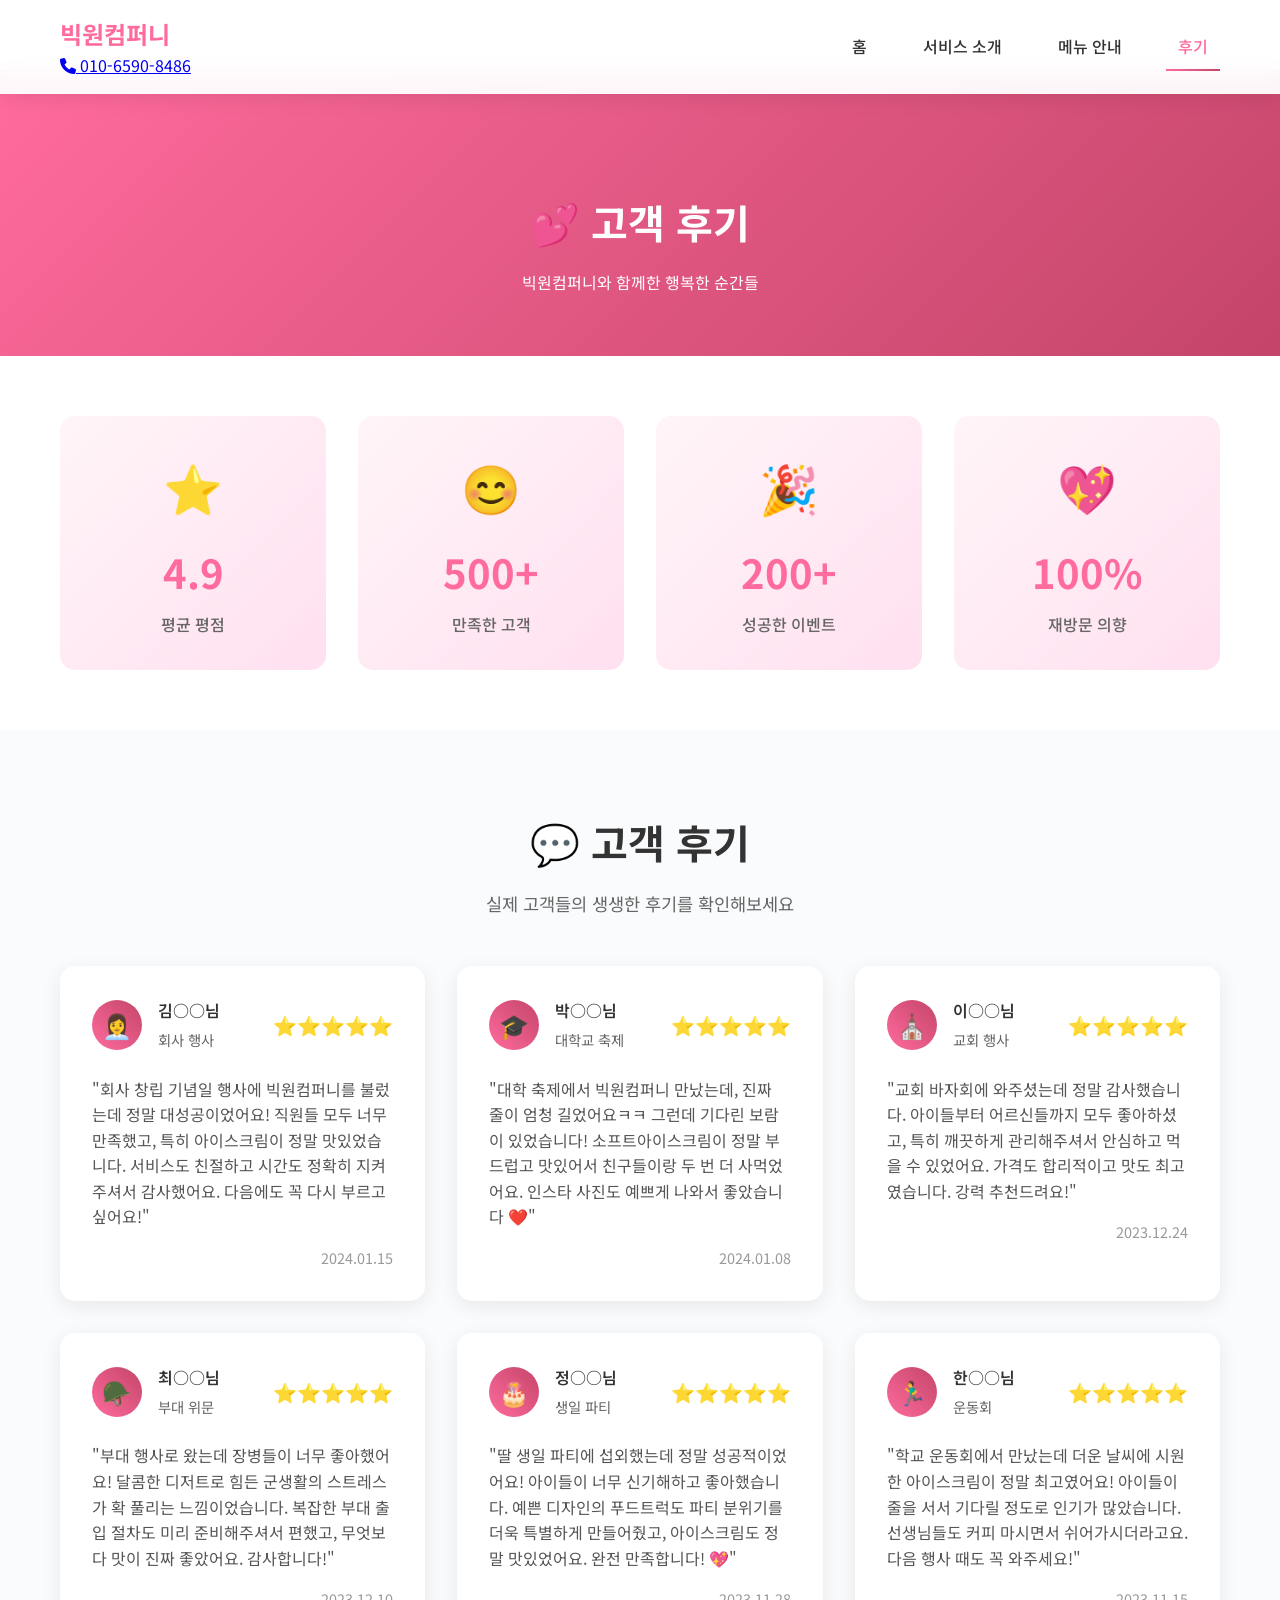
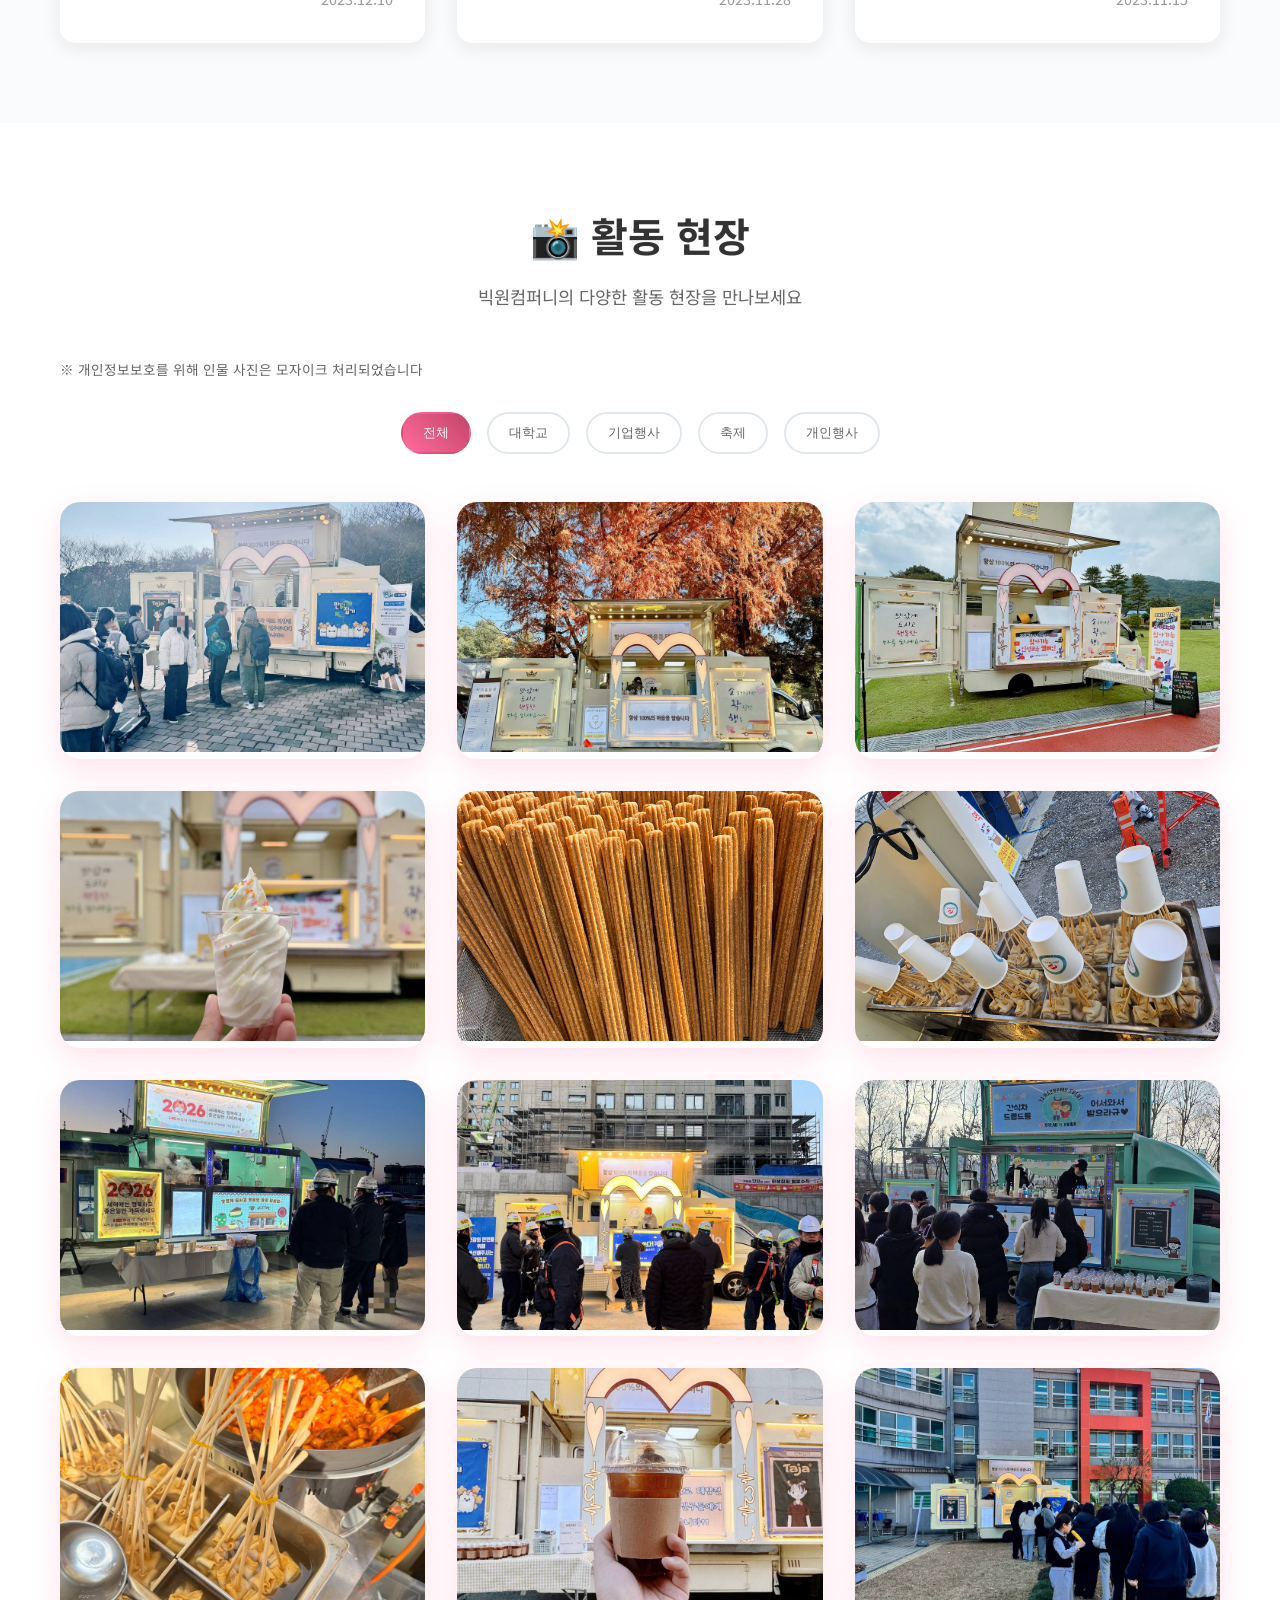
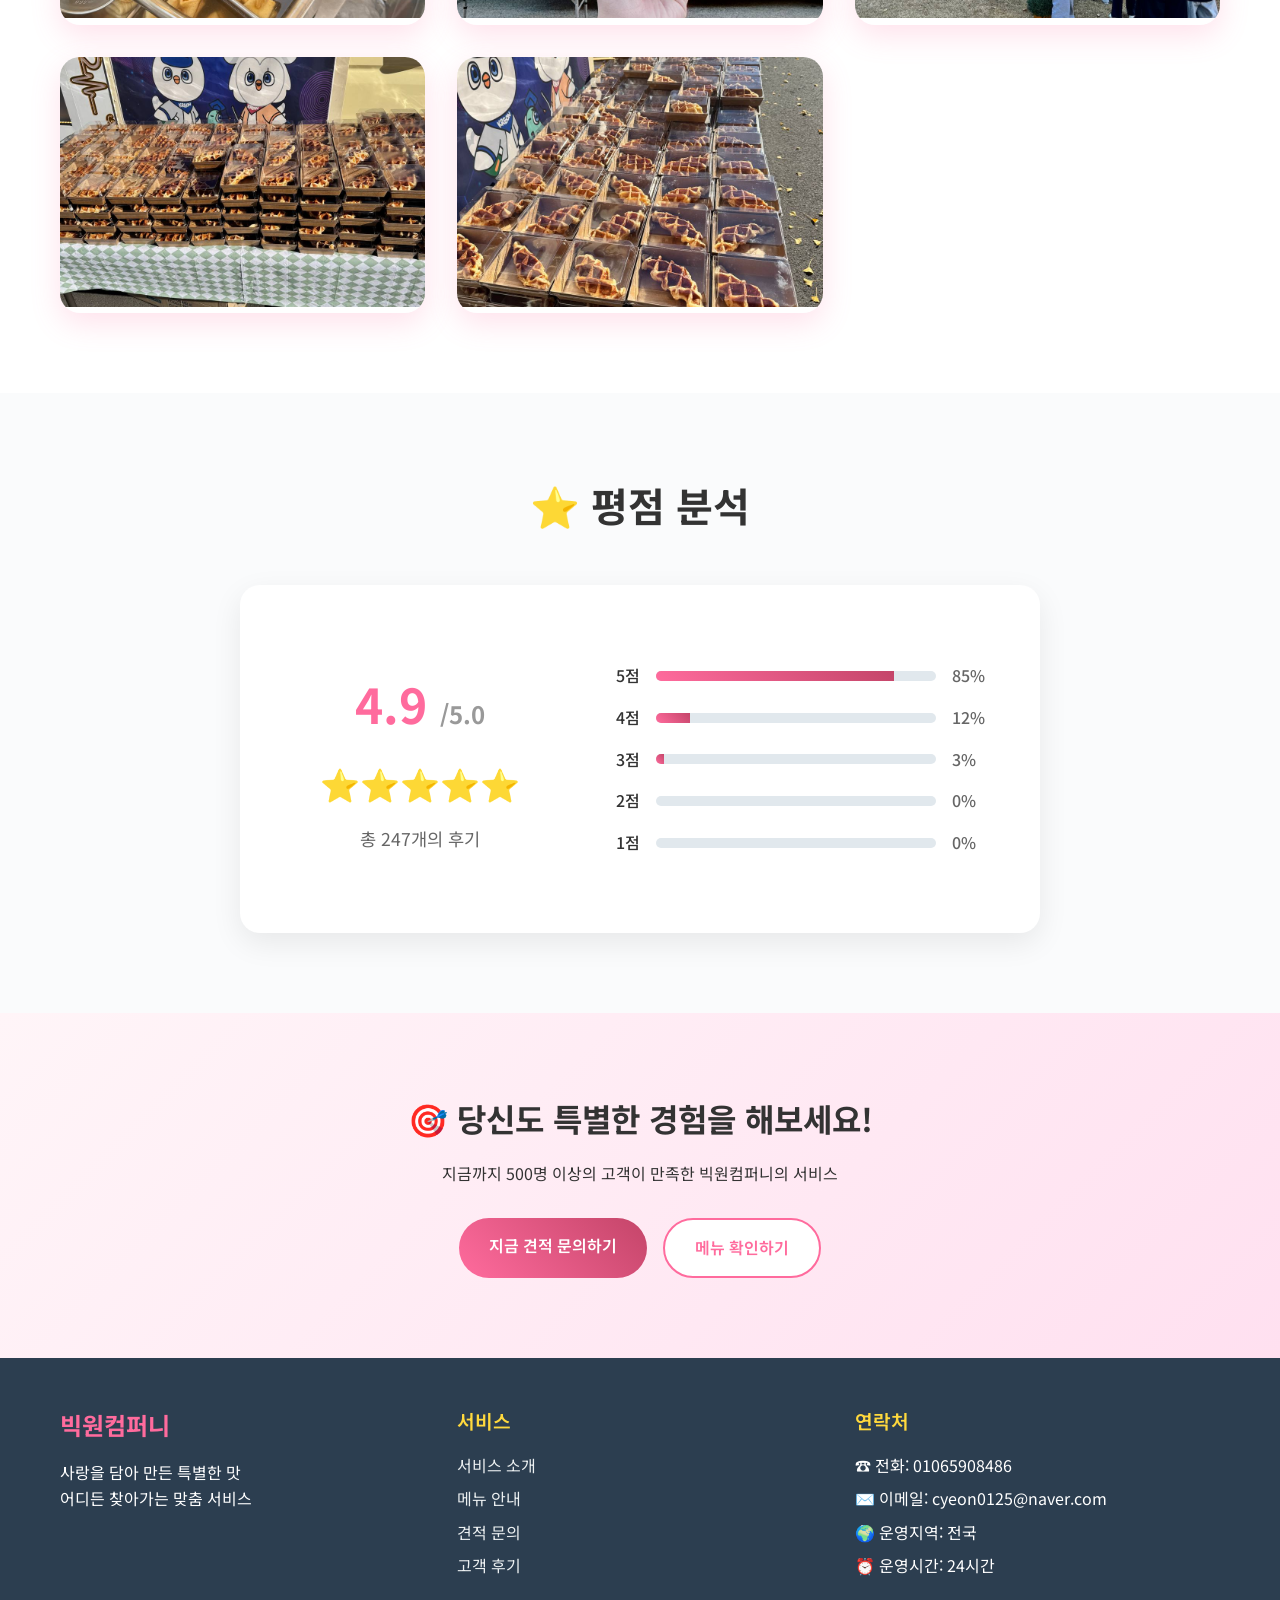
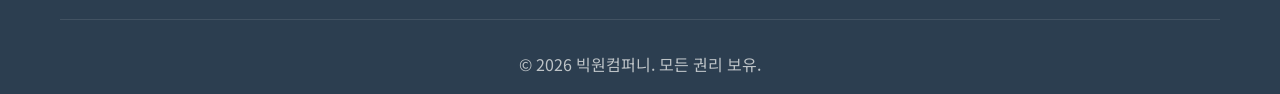
<file: reviews.html>
<!DOCTYPE html>
<html lang="ko">
<head>
    <meta charset="UTF-8">
    <meta name="viewport" content="width=device-width, initial-scale=1.0">
    <title>고객 후기 | ❤️ Heart Food Truck</title>
    <link rel="stylesheet" href="styles/main.css">
    <link rel="stylesheet" href="styles/mobile-responsive.css">
    <link href="https://fonts.googleapis.com/css2?family=Noto+Sans+KR:wght@300;400;500;700&display=swap" rel="stylesheet">
    <link href="https://cdnjs.cloudflare.com/ajax/libs/font-awesome/6.0.0/css/all.min.css" rel="stylesheet">
</head>
<body>
    <!-- 네비게이션 -->
    <nav class="navbar">
        <div class="container">
            <div class="nav-brand">
                <h1 class="logo">빅원컴퍼니</h1>
                <a href="tel:010-6590-8486" class="nav-phone">
                    <i class="fas fa-phone"></i>
                    <span>010-6590-8486</span>
                </a>
            </div>
            <ul class="nav-menu">
                <li><a href="index.html">홈</a></li>
                <li><a href="services.html">서비스 소개</a></li>
                <li><a href="menu.html">메뉴 안내</a></li>
                <li><a href="reviews.html" class="active">후기</a></li>
            </ul>
            <div class="mobile-menu-toggle">
                <span></span>
                <span></span>
                <span></span>
            </div>
        </div>
    </nav>

    <!-- 페이지 헤더 -->
    <section class="page-header">
        <div class="container">
            <h1>💕 고객 후기</h1>
            <p>빅원컴퍼니와 함께한 행복한 순간들</p>
        </div>
    </section>

    <main>
        <!-- 후기 통계 -->
        <section class="review-stats">
            <div class="container">
                <div class="stats-grid">
                    <div class="stat-item">
                        <div class="stat-icon">⭐</div>
                        <div class="stat-number">4.9</div>
                        <div class="stat-label">평균 평점</div>
                    </div>
                    <div class="stat-item">
                        <div class="stat-icon">😊</div>
                        <div class="stat-number">500+</div>
                        <div class="stat-label">만족한 고객</div>
                    </div>
                    <div class="stat-item">
                        <div class="stat-icon">🎉</div>
                        <div class="stat-number">200+</div>
                        <div class="stat-label">성공한 이벤트</div>
                    </div>
                    <div class="stat-item">
                        <div class="stat-icon">💖</div>
                        <div class="stat-number">100%</div>
                        <div class="stat-label">재방문 의향</div>
                    </div>
                </div>
            </div>
        </section>

        <!-- 고객 후기 -->
        <section class="customer-reviews">
            <div class="container">
                <h2>💬 고객 후기</h2>
                <p class="section-subtitle">실제 고객들의 생생한 후기를 확인해보세요</p>
                
                <div class="reviews-grid">
                    <div class="review-card">
                        <div class="review-header">
                            <div class="reviewer-info">
                                <div class="reviewer-avatar">👩‍💼</div>
                                <div class="reviewer-details">
                                    <h4>김○○님</h4>
                                    <span class="reviewer-type">회사 행사</span>
                                </div>
                            </div>
                            <div class="rating">
                                <span class="stars">⭐⭐⭐⭐⭐</span>
                            </div>
                        </div>
                        <div class="review-content">
                            <p>"회사 창립 기념일 행사에 빅원컴퍼니를 불렀는데 정말 대성공이었어요! 직원들 모두 너무 만족했고, 특히 아이스크림이 정말 맛있었습니다. 서비스도 친절하고 시간도 정확히 지켜주셔서 감사했어요. 다음에도 꼭 다시 부르고 싶어요!"</p>
                        </div>
                        <div class="review-date">2024.01.15</div>
                    </div>

                    <div class="review-card">
                        <div class="review-header">
                            <div class="reviewer-info">
                                <div class="reviewer-avatar">🎓</div>
                                <div class="reviewer-details">
                                    <h4>박○○님</h4>
                                    <span class="reviewer-type">대학교 축제</span>
                                </div>
                            </div>
                            <div class="rating">
                                <span class="stars">⭐⭐⭐⭐⭐</span>
                            </div>
                        </div>
                        <div class="review-content">
                            <p>"대학 축제에서 빅원컴퍼니 만났는데, 진짜 줄이 엄청 길었어요ㅋㅋ 그런데 기다린 보람이 있었습니다! 소프트아이스크림이 정말 부드럽고 맛있어서 친구들이랑 두 번 더 사먹었어요. 인스타 사진도 예쁘게 나와서 좋았습니다 ❤️"</p>
                        </div>
                        <div class="review-date">2024.01.08</div>
                    </div>

                    <div class="review-card">
                        <div class="review-header">
                            <div class="reviewer-info">
                                <div class="reviewer-avatar">⛪</div>
                                <div class="reviewer-details">
                                    <h4>이○○님</h4>
                                    <span class="reviewer-type">교회 행사</span>
                                </div>
                            </div>
                            <div class="rating">
                                <span class="stars">⭐⭐⭐⭐⭐</span>
                            </div>
                        </div>
                        <div class="review-content">
                            <p>"교회 바자회에 와주셨는데 정말 감사했습니다. 아이들부터 어르신들까지 모두 좋아하셨고, 특히 깨끗하게 관리해주셔서 안심하고 먹을 수 있었어요. 가격도 합리적이고 맛도 최고였습니다. 강력 추천드려요!"</p>
                        </div>
                        <div class="review-date">2023.12.24</div>
                    </div>

                    <div class="review-card">
                        <div class="review-header">
                            <div class="reviewer-info">
                                <div class="reviewer-avatar">🪖</div>
                                <div class="reviewer-details">
                                    <h4>최○○님</h4>
                                    <span class="reviewer-type">부대 위문</span>
                                </div>
                            </div>
                            <div class="rating">
                                <span class="stars">⭐⭐⭐⭐⭐</span>
                            </div>
                        </div>
                        <div class="review-content">
                            <p>"부대 행사로 왔는데 장병들이 너무 좋아했어요! 달콤한 디저트로 힘든 군생활의 스트레스가 확 풀리는 느낌이었습니다. 복잡한 부대 출입 절차도 미리 준비해주셔서 편했고, 무엇보다 맛이 진짜 좋았어요. 감사합니다!"</p>
                        </div>
                        <div class="review-date">2023.12.10</div>
                    </div>

                    <div class="review-card">
                        <div class="review-header">
                            <div class="reviewer-info">
                                <div class="reviewer-avatar">🎂</div>
                                <div class="reviewer-details">
                                    <h4>정○○님</h4>
                                    <span class="reviewer-type">생일 파티</span>
                                </div>
                            </div>
                            <div class="rating">
                                <span class="stars">⭐⭐⭐⭐⭐</span>
                            </div>
                        </div>
                        <div class="review-content">
                            <p>"딸 생일 파티에 섭외했는데 정말 성공적이었어요! 아이들이 너무 신기해하고 좋아했습니다. 예쁜 디자인의 푸드트럭도 파티 분위기를 더욱 특별하게 만들어줬고, 아이스크림도 정말 맛있었어요. 완전 만족합니다! 💖"</p>
                        </div>
                        <div class="review-date">2023.11.28</div>
                    </div>

                    <div class="review-card">
                        <div class="review-header">
                            <div class="reviewer-info">
                                <div class="reviewer-avatar">🏃‍♂️</div>
                                <div class="reviewer-details">
                                    <h4>한○○님</h4>
                                    <span class="reviewer-type">운동회</span>
                                </div>
                            </div>
                            <div class="rating">
                                <span class="stars">⭐⭐⭐⭐⭐</span>
                            </div>
                        </div>
                        <div class="review-content">
                            <p>"학교 운동회에서 만났는데 더운 날씨에 시원한 아이스크림이 정말 최고였어요! 아이들이 줄을 서서 기다릴 정도로 인기가 많았습니다. 선생님들도 커피 마시면서 쉬어가시더라고요. 다음 행사 때도 꼭 와주세요!"</p>
                        </div>
                        <div class="review-date">2023.11.15</div>
                    </div>
                </div>
            </div>
        </section>

        <!-- 활동 사진 갤러리 -->
        <section class="activity-gallery">
            <div class="container">
                <h2>📸 활동 현장</h2>
                <p class="section-subtitle">빅원컴퍼니의 다양한 활동 현장을 만나보세요</p>
                <p style="font-size: 0.85rem; color: #666; margin-top: 0.5rem;">※ 개인정보보호를 위해 인물 사진은 모자이크 처리되었습니다</p>
                
                <div class="gallery-tabs">
                    <button class="gallery-tab active" onclick="showGallery('all')">전체</button>
                    <button class="gallery-tab" onclick="showGallery('university')">대학교</button>
                    <button class="gallery-tab" onclick="showGallery('company')">기업행사</button>
                    <button class="gallery-tab" onclick="showGallery('festival')">축제</button>
                    <button class="gallery-tab" onclick="showGallery('private')">개인행사</button>
                </div>

                <div class="photo-gallery">
                    <div class="gallery-item" data-category="university">
                        <img src="images/foodtruck1.jpg" alt="대학교 겨울 축제">
                        <div class="gallery-overlay">
                            <h3>대학교 겨울 축제</h3>
                            <p>추운 겨울에도 뜨거운 인기! 학생들의 줄이 끊이지 않는 현장</p>
                        </div>
                    </div>

                    <div class="gallery-item" data-category="festival">
                        <img src="images/foodtruck2.jpg" alt="가을 지역 축제">
                        <div class="gallery-overlay">
                            <h3>가을 지역 축제</h3>
                            <p>단풍이 아름다운 가을 축제에서 달콤한 추억을 만들어드렸어요</p>
                        </div>
                    </div>

                    <div class="gallery-item" data-category="festival">
                        <img src="images/foodtruck4.jpg" alt="체육대회">
                        <div class="gallery-overlay">
                            <h3>체육대회 현장</h3>
                            <p>운동으로 뜨거워진 몸을 시원한 디저트로 달래드렸어요</p>
                        </div>
                    </div>

                    <div class="gallery-item" data-category="private">
                        <img src="images/icecream.jpg" alt="개인 파티">
                        <div class="gallery-overlay">
                            <h3>달콤한 순간</h3>
                            <p>특별한 날의 특별한 디저트, 프리미엄 소프트아이스크림</p>
                        </div>
                    </div>

                    <!-- 갤러리 아이템들 -->

                    <div class="gallery-item" data-category="festival">
                        <img src="images/churros.jpg" alt="축제 현장 츄러스">
                        <div class="gallery-overlay">
                            <h3>축제의 별미, 츄러스</h3>
                            <p>축제 현장에서 가장 인기 많은 바삭한 츄러스</p>
                        </div>
                    </div>

                    <div class="gallery-item" data-category="company">
                        <img src="images/oden2.jpg" alt="기업 행사 간식">
                        <div class="gallery-overlay">
                            <h3>따뜻한 간식 서비스</h3>
                            <p>추운 날씨에 몸을 따뜻하게 해주는 오뎅</p>
                        </div>
                    </div>

                    <div class="gallery-item" data-category="company">
                        <img src="images/construction1.jpg" alt="건설 현장 위문">
                        <div class="gallery-overlay">
                            <h3>건설 현장 위문</h3>
                            <p>2026년 새해를 맞이하여 건설 현장 근로자들을 위문</p>
                        </div>
                    </div>

                    <div class="gallery-item" data-category="company">
                        <img src="images/construction2.jpg" alt="현장 근로자 서비스">
                        <div class="gallery-overlay">
                            <h3>현장 근로자 서비스</h3>
                            <p>힘든 일터에서 따뜻한 위로와 달콤한 휴식을</p>
                        </div>
                    </div>

                    <div class="gallery-item" data-category="university">
                        <img src="images/green-truck1.jpg" alt="학교 행사">
                        <div class="gallery-overlay">
                            <h3>학교 행사 현장</h3>
                            <p>학생들에게 인기 만점! 줄이 끊이지 않는 맛집</p>
                        </div>
                    </div>

                    <div class="gallery-item" data-category="festival">
                        <img src="images/cooking-scene.jpg" alt="요리 현장">
                        <div class="gallery-overlay">
                            <h3>실시간 요리 현장</h3>
                            <p>신선한 재료로 바로바로 만드는 따뜻한 음식</p>
                        </div>
                    </div>

                    <div class="gallery-item" data-category="private">
                        <img src="images/milk-tea.jpg" alt="특제 음료">
                        <div class="gallery-overlay">
                            <h3>특제 음료 서비스</h3>
                            <p>빅원컴퍼니만의 특별한 음료 레시피</p>
                        </div>
                    </div>

                    <div class="gallery-item" data-category="university">
                        <img src="images/school-queue.jpg" alt="학교 대인기">
                        <div class="gallery-overlay">
                            <h3>학교에서 대인기</h3>
                            <p>수십 명의 학생들이 줄을 서서 기다리는 명물 푸드트럭</p>
                        </div>
                    </div>

                    <div class="gallery-item" data-category="festival">
                        <img src="images/waffle-stand.jpg" alt="와플 스탠드">
                        <div class="gallery-overlay">
                            <h3>특별한 와플 서비스</h3>
                            <p>귀여운 캐릭터와 함께하는 프리미엄 와플 판매</p>
                        </div>
                    </div>

                    <div class="gallery-item" data-category="festival">
                        <img src="images/waffles-boxes.jpg" alt="와플 대량 준비">
                        <div class="gallery-overlay">
                            <h3>완벽한 준비성</h3>
                            <p>행사를 위해 미리 준비된 수십 개의 신선한 와플</p>
                        </div>
                    </div>
                </div>
            </div>
        </section>

        <!-- 고객 평점 섹션 -->
        <section class="rating-breakdown">
            <div class="container">
                <h2>⭐ 평점 분석</h2>
                <div class="rating-grid">
                    <div class="rating-summary">
                        <div class="overall-rating">
                            <span class="rating-number">4.9</span>
                            <span class="rating-max">/5.0</span>
                        </div>
                        <div class="rating-stars">⭐⭐⭐⭐⭐</div>
                        <div class="rating-count">총 247개의 후기</div>
                    </div>
                    
                    <div class="rating-bars">
                        <div class="rating-bar">
                            <span class="star-label">5점</span>
                            <div class="bar-container">
                                <div class="bar-fill" style="width: 85%;"></div>
                            </div>
                            <span class="percentage">85%</span>
                        </div>
                        <div class="rating-bar">
                            <span class="star-label">4점</span>
                            <div class="bar-container">
                                <div class="bar-fill" style="width: 12%;"></div>
                            </div>
                            <span class="percentage">12%</span>
                        </div>
                        <div class="rating-bar">
                            <span class="star-label">3점</span>
                            <div class="bar-container">
                                <div class="bar-fill" style="width: 3%;"></div>
                            </div>
                            <span class="percentage">3%</span>
                        </div>
                        <div class="rating-bar">
                            <span class="star-label">2점</span>
                            <div class="bar-container">
                                <div class="bar-fill" style="width: 0%;"></div>
                            </div>
                            <span class="percentage">0%</span>
                        </div>
                        <div class="rating-bar">
                            <span class="star-label">1점</span>
                            <div class="bar-container">
                                <div class="bar-fill" style="width: 0%;"></div>
                            </div>
                            <span class="percentage">0%</span>
                        </div>
                    </div>
                </div>
            </div>
        </section>

        <!-- CTA 섹션 -->
        <section class="reviews-cta">
            <div class="container">
                <div class="cta-content">
                    <h2>🎯 당신도 특별한 경험을 해보세요!</h2>
                    <p>지금까지 500명 이상의 고객이 만족한 빅원컴퍼니의 서비스</p>
                    <div class="cta-buttons">
                        <a href="index.html#quote" class="btn-primary">지금 견적 문의하기</a>
                        <a href="menu.html" class="btn-secondary">메뉴 확인하기</a>
                    </div>
                </div>
            </div>
        </section>
    </main>

    <!-- 푸터 -->
    <footer class="footer">
        <div class="container">
            <div class="footer-content">
                <div class="footer-section">
                    <h3>빅원컴퍼니</h3>
                    <p>사랑을 담아 만든 특별한 맛<br>어디든 찾아가는 맞춤 서비스</p>
                </div>
                <div class="footer-section">
                    <h4>서비스</h4>
                    <ul>
                        <li><a href="services.html">서비스 소개</a></li>
                        <li><a href="menu.html">메뉴 안내</a></li>
                        <li><a href="index.html#quote">견적 문의</a></li>
                        <li><a href="reviews.html">고객 후기</a></li>
                    </ul>
                </div>
                <div class="footer-section">
                    <h4>연락처</h4>
                    <ul>
                        <li>☎️ 전화: 01065908486</li>
                        <li>✉️ 이메일: cyeon0125@naver.com</li>
                        <li>🌍 운영지역: 전국</li>
                        <li>⏰ 운영시간: 24시간</li>
                    </ul>
                </div>
            </div>
            <div class="footer-bottom">
                <p>&copy; 2026 빅원컴퍼니. 모든 권리 보유.</p>
            </div>
        </div>
    </footer>

    <script src="scripts/main.js"></script>
    
    <script>
        // 갤러리 필터링
        function showGallery(category) {
            const items = document.querySelectorAll('.gallery-item');
            const tabs = document.querySelectorAll('.gallery-tab');
            
            // 탭 활성화 상태 변경
            tabs.forEach(tab => tab.classList.remove('active'));
            event.target.classList.add('active');
            
            // 갤러리 아이템 필터링
            items.forEach(item => {
                if (category === 'all' || item.dataset.category === category) {
                    item.style.display = 'block';
                    item.style.animation = 'fadeInUp 0.5s ease forwards';
                } else {
                    item.style.display = 'none';
                }
            });
        }
    </script>

    <style>
        /* 후기 페이지 스타일 */
        .page-header {
            background: linear-gradient(135deg, #ff6b9d, #c44569);
            color: white;
            padding: 120px 0 60px;
            margin-top: 70px;
            text-align: center;
        }

        .page-header h1 {
            font-size: 2.5rem;
            font-weight: 700;
            margin-bottom: 1rem;
        }

        /* 후기 통계 */
        .review-stats {
            padding: 60px 0;
            background: white;
        }

        .stats-grid {
            display: grid;
            grid-template-columns: repeat(auto-fit, minmax(200px, 1fr));
            gap: 2rem;
            text-align: center;
        }

        .stat-item {
            padding: 2rem;
            background: linear-gradient(135deg, #fff5f8 0%, #ffe0f0 100%);
            border-radius: 15px;
            transition: all 0.3s ease;
        }

        .stat-item:hover {
            transform: translateY(-5px);
            box-shadow: 0 15px 40px rgba(255, 107, 157, 0.2);
        }

        .stat-icon {
            font-size: 3rem;
            margin-bottom: 1rem;
        }

        .stat-number {
            font-size: 2.5rem;
            font-weight: 700;
            color: #ff6b9d;
            display: block;
        }

        .stat-label {
            color: #666;
            font-weight: 500;
            margin-top: 0.5rem;
        }

        /* 고객 후기 */
        .customer-reviews {
            padding: 80px 0;
            background: #fafbfc;
        }

        .customer-reviews h2 {
            text-align: center;
            font-size: 2.5rem;
            color: #333;
            margin-bottom: 1rem;
        }

        .reviews-grid {
            display: grid;
            grid-template-columns: repeat(auto-fit, minmax(350px, 1fr));
            gap: 2rem;
            margin-top: 3rem;
        }

        .review-card {
            background: white;
            border-radius: 15px;
            padding: 2rem;
            box-shadow: 0 5px 20px rgba(0,0,0,0.08);
            transition: all 0.3s ease;
        }

        .review-card:hover {
            transform: translateY(-5px);
            box-shadow: 0 15px 40px rgba(0,0,0,0.12);
        }

        .review-header {
            display: flex;
            justify-content: space-between;
            align-items: center;
            margin-bottom: 1.5rem;
        }

        .reviewer-info {
            display: flex;
            align-items: center;
            gap: 1rem;
        }

        .reviewer-avatar {
            width: 50px;
            height: 50px;
            border-radius: 50%;
            background: linear-gradient(45deg, #ff6b9d, #c44569);
            display: flex;
            align-items: center;
            justify-content: center;
            font-size: 1.5rem;
        }

        .reviewer-details h4 {
            font-weight: 600;
            color: #333;
            margin-bottom: 0.2rem;
        }

        .reviewer-type {
            color: #666;
            font-size: 0.9rem;
        }

        .rating .stars {
            color: #ffd93d;
            font-size: 1.2rem;
        }

        .review-content p {
            color: #555;
            line-height: 1.6;
            margin-bottom: 1rem;
        }

        .review-date {
            color: #999;
            font-size: 0.9rem;
            text-align: right;
        }

        /* 활동 갤러리 */
        .activity-gallery {
            padding: 80px 0;
            background: white;
        }

        .activity-gallery h2 {
            text-align: center;
            font-size: 2.5rem;
            color: #333;
            margin-bottom: 1rem;
        }

        .gallery-tabs {
            display: flex;
            justify-content: center;
            gap: 1rem;
            margin: 2rem 0 3rem;
        }

        .gallery-tab {
            background: white;
            border: 2px solid #e1e8ed;
            color: #666;
            padding: 10px 20px;
            border-radius: 25px;
            font-weight: 500;
            cursor: pointer;
            transition: all 0.3s ease;
        }

        .gallery-tab.active {
            background: linear-gradient(45deg, #ff6b9d, #c44569);
            color: white;
            border-color: transparent;
        }

        .gallery-tab:hover {
            background: #f8f9fa;
        }

        .gallery-tab.active:hover {
            background: linear-gradient(45deg, #ff6b9d, #c44569);
        }

        /* 평점 분석 */
        .rating-breakdown {
            padding: 80px 0;
            background: #fafbfc;
        }

        .rating-breakdown h2 {
            text-align: center;
            font-size: 2.5rem;
            color: #333;
            margin-bottom: 3rem;
        }

        .rating-grid {
            display: grid;
            grid-template-columns: 1fr 2fr;
            gap: 3rem;
            max-width: 800px;
            margin: 0 auto;
            background: white;
            padding: 3rem;
            border-radius: 20px;
            box-shadow: 0 10px 30px rgba(0,0,0,0.08);
        }

        .rating-summary {
            text-align: center;
            padding: 2rem;
        }

        .overall-rating {
            font-size: 3rem;
            font-weight: 700;
            color: #ff6b9d;
            margin-bottom: 1rem;
        }

        .rating-max {
            font-size: 1.5rem;
            color: #999;
        }

        .rating-stars {
            font-size: 2rem;
            color: #ffd93d;
            margin-bottom: 1rem;
        }

        .rating-count {
            color: #666;
            font-size: 1.1rem;
        }

        .rating-bars {
            display: flex;
            flex-direction: column;
            gap: 1rem;
            align-self: center;
        }

        .rating-bar {
            display: flex;
            align-items: center;
            gap: 1rem;
        }

        .star-label {
            width: 40px;
            text-align: right;
            font-weight: 500;
        }

        .bar-container {
            flex: 1;
            height: 10px;
            background: #e1e8ed;
            border-radius: 5px;
            overflow: hidden;
        }

        .bar-fill {
            height: 100%;
            background: linear-gradient(45deg, #ff6b9d, #c44569);
            transition: width 1s ease;
        }

        .percentage {
            width: 40px;
            text-align: left;
            font-weight: 500;
            color: #666;
        }

        /* CTA 섹션 */
        .reviews-cta {
            padding: 80px 0;
            background: linear-gradient(135deg, #fff5f8 0%, #ffe0f0 100%);
            text-align: center;
        }

        .cta-content h2 {
            font-size: 2rem;
            color: #333;
            margin-bottom: 1rem;
        }

        .cta-buttons {
            display: flex;
            gap: 1rem;
            justify-content: center;
            margin-top: 2rem;
        }

        .btn-primary, .btn-secondary {
            padding: 15px 30px;
            border-radius: 50px;
            text-decoration: none;
            font-weight: 600;
            transition: all 0.3s ease;
        }

        .btn-primary {
            background: linear-gradient(45deg, #ff6b9d, #c44569);
            color: white;
        }

        .btn-secondary {
            background: white;
            color: #ff6b9d;
            border: 2px solid #ff6b9d;
        }

        .btn-primary:hover {
            transform: translateY(-3px);
            box-shadow: 0 15px 40px rgba(255, 107, 157, 0.4);
        }

        .btn-secondary:hover {
            background: #ff6b9d;
            color: white;
        }

        @keyframes fadeInUp {
            from {
                opacity: 0;
                transform: translateY(20px);
            }
            to {
                opacity: 1;
                transform: translateY(0);
            }
        }

        /* 반응형 디자인 */
        @media (max-width: 768px) {
            .rating-grid {
                grid-template-columns: 1fr;
                gap: 2rem;
            }

            .reviews-grid {
                grid-template-columns: 1fr;
            }

            .gallery-tabs {
                flex-wrap: wrap;
            }

            .cta-buttons {
                flex-direction: column;
                align-items: center;
            }

            .stats-grid {
                grid-template-columns: repeat(2, 1fr);
            }
        }

        @media (max-width: 480px) {
            .stats-grid {
                grid-template-columns: 1fr;
            }
        }
    </style>
    
    <script>
        // 모바일 메뉴 토글 기능
        document.addEventListener('DOMContentLoaded', function() {
            const mobileToggle = document.querySelector('.mobile-menu-toggle');
            const navMenu = document.querySelector('.nav-menu');
            
            if (mobileToggle && navMenu) {
                mobileToggle.addEventListener('click', function() {
                    mobileToggle.classList.toggle('active');
                    navMenu.classList.toggle('active');
                });

                // 메뉴 항목 클릭 시 메뉴 닫기
                const navLinks = document.querySelectorAll('.nav-menu a');
                navLinks.forEach(link => {
                    link.addEventListener('click', () => {
                        mobileToggle.classList.remove('active');
                        navMenu.classList.remove('active');
                    });
                });

                // 외부 클릭 시 메뉴 닫기
                document.addEventListener('click', function(e) {
                    if (!mobileToggle.contains(e.target) && !navMenu.contains(e.target)) {
                        mobileToggle.classList.remove('active');
                        navMenu.classList.remove('active');
                    }
                });
            }
        });
    </script>
</body>
</html>
</file>
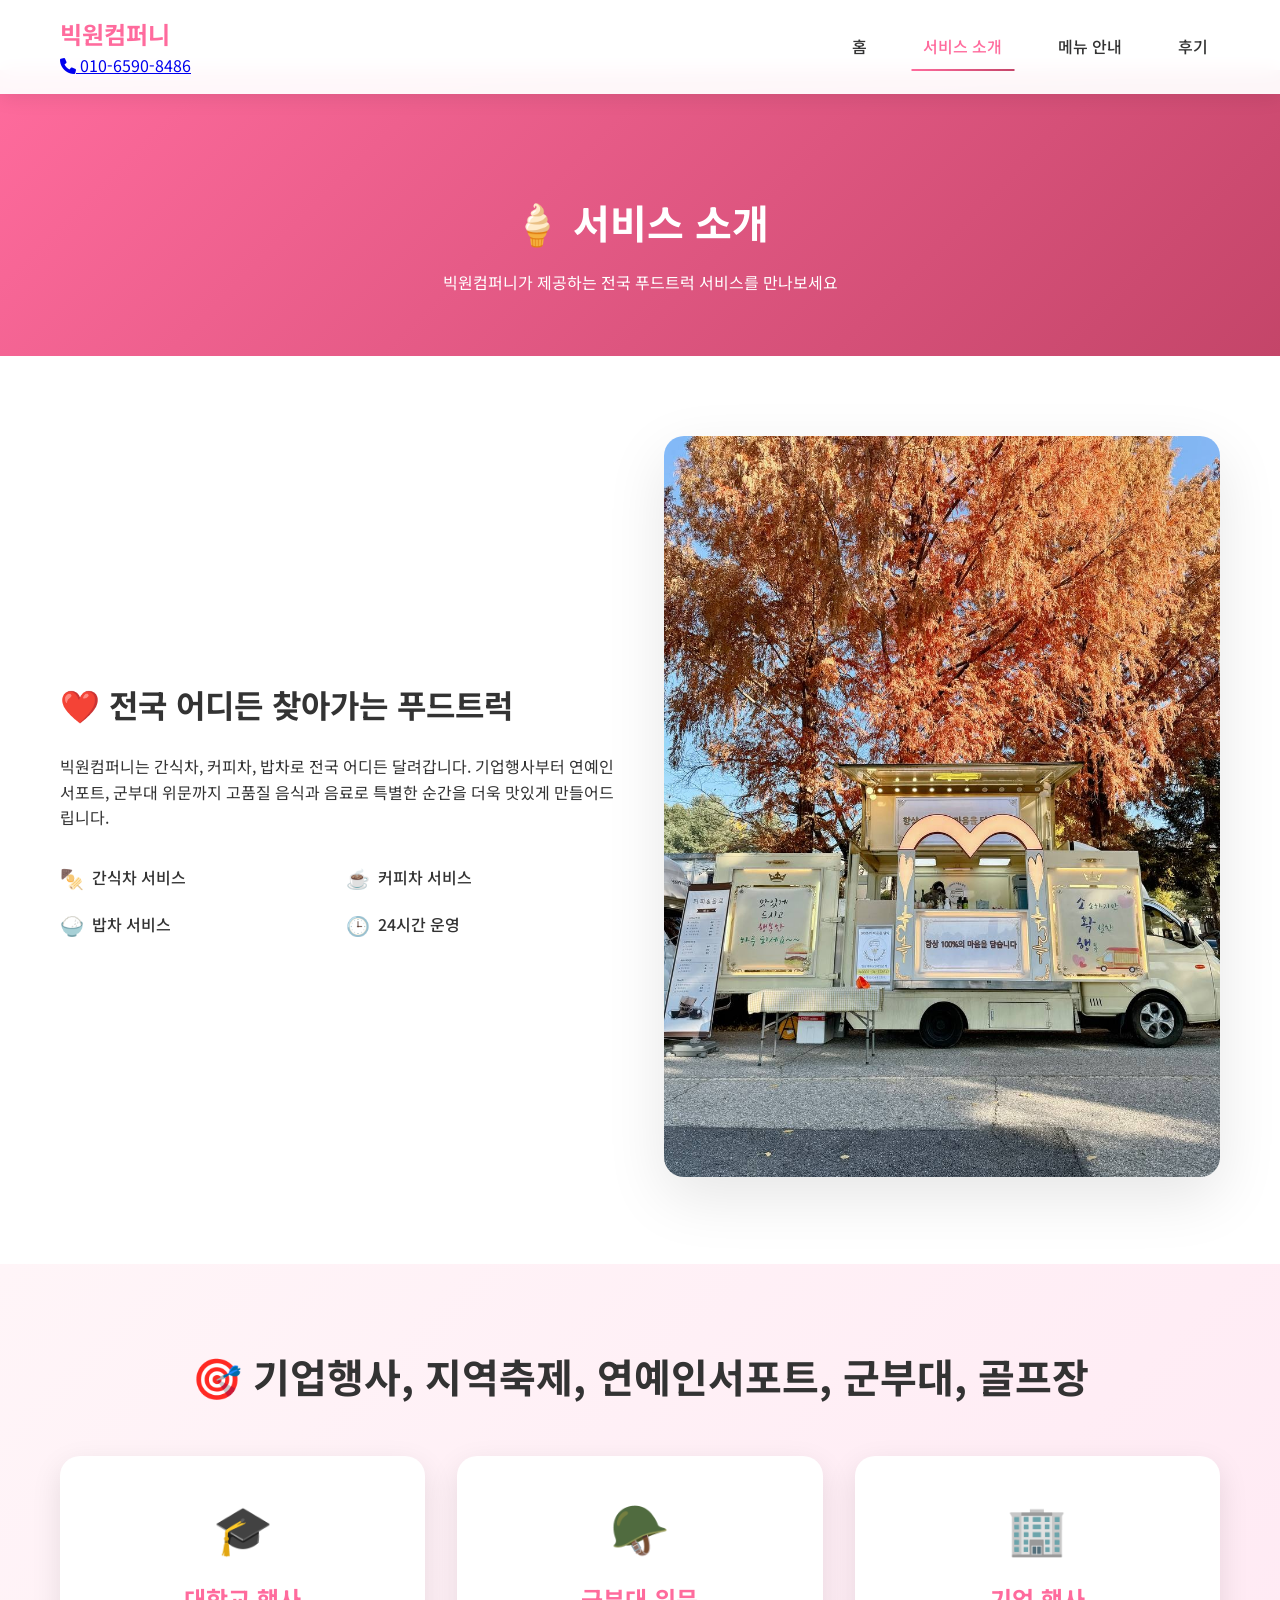
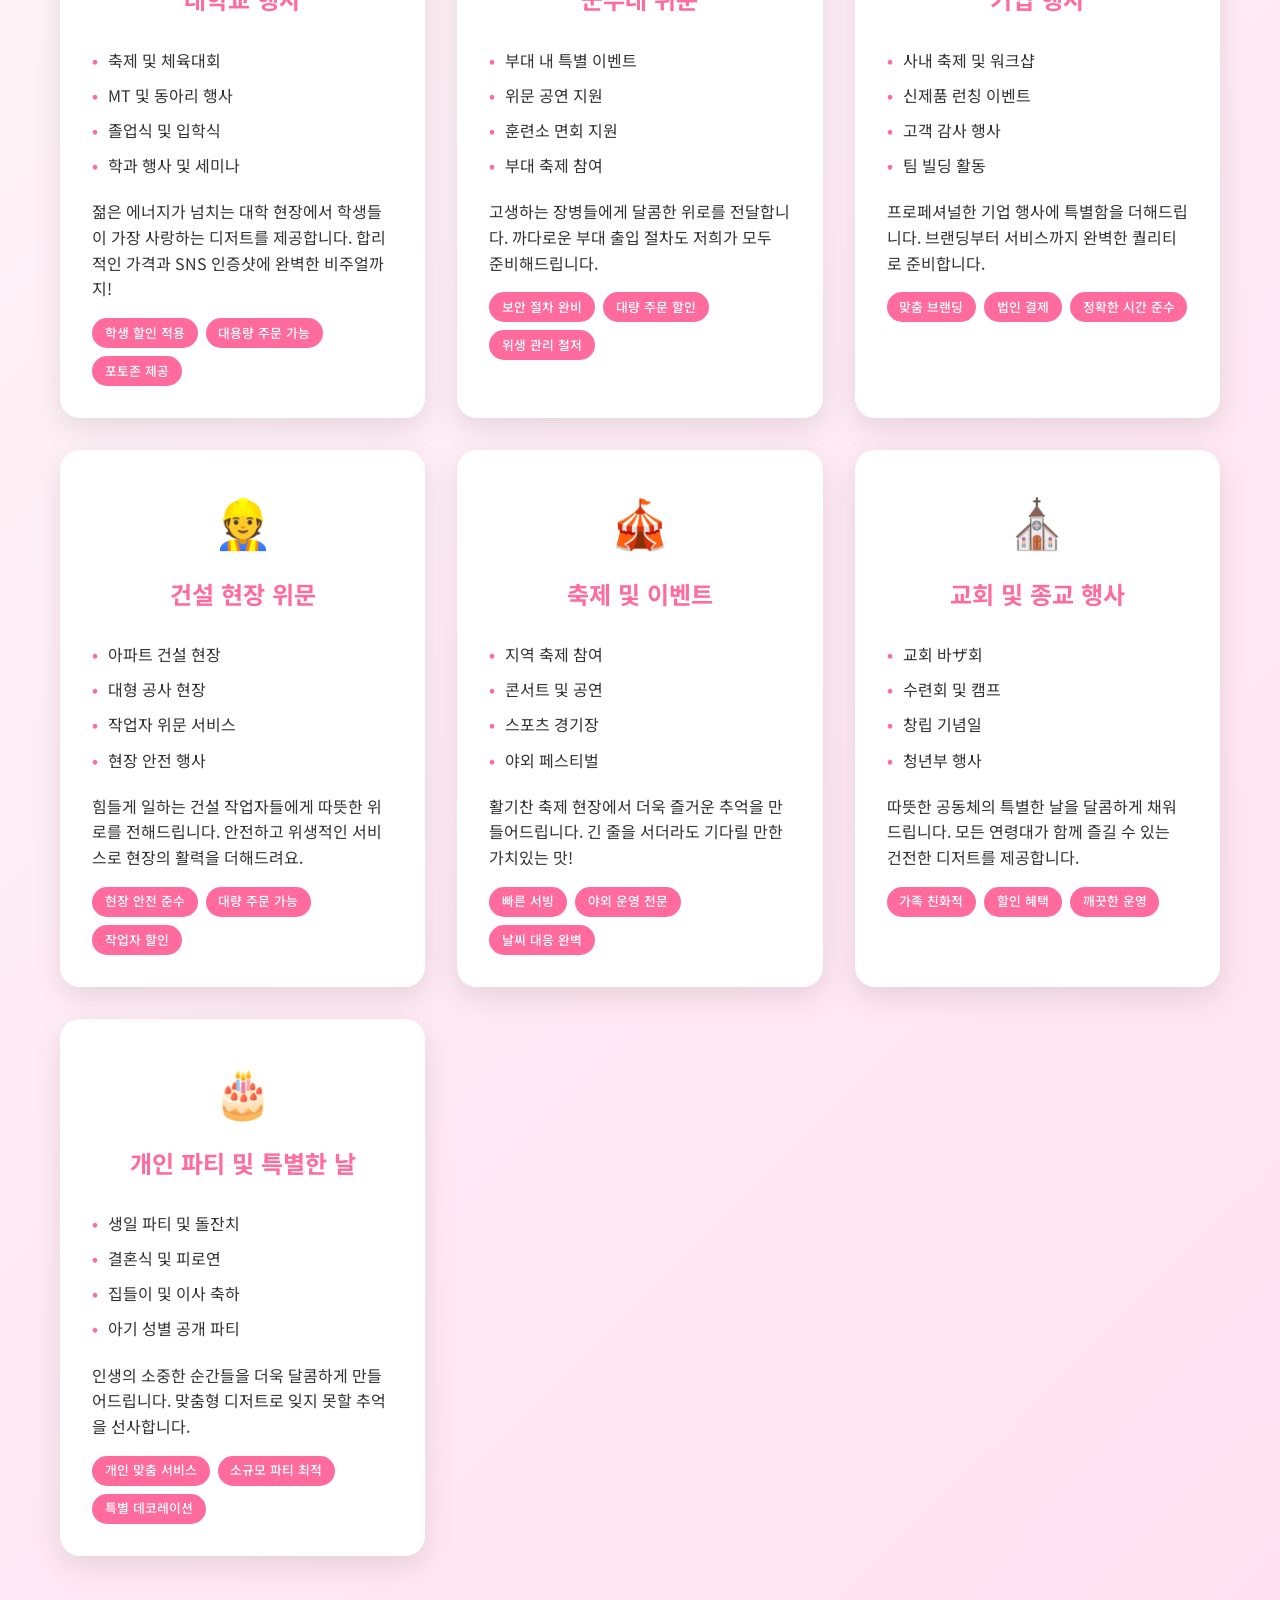
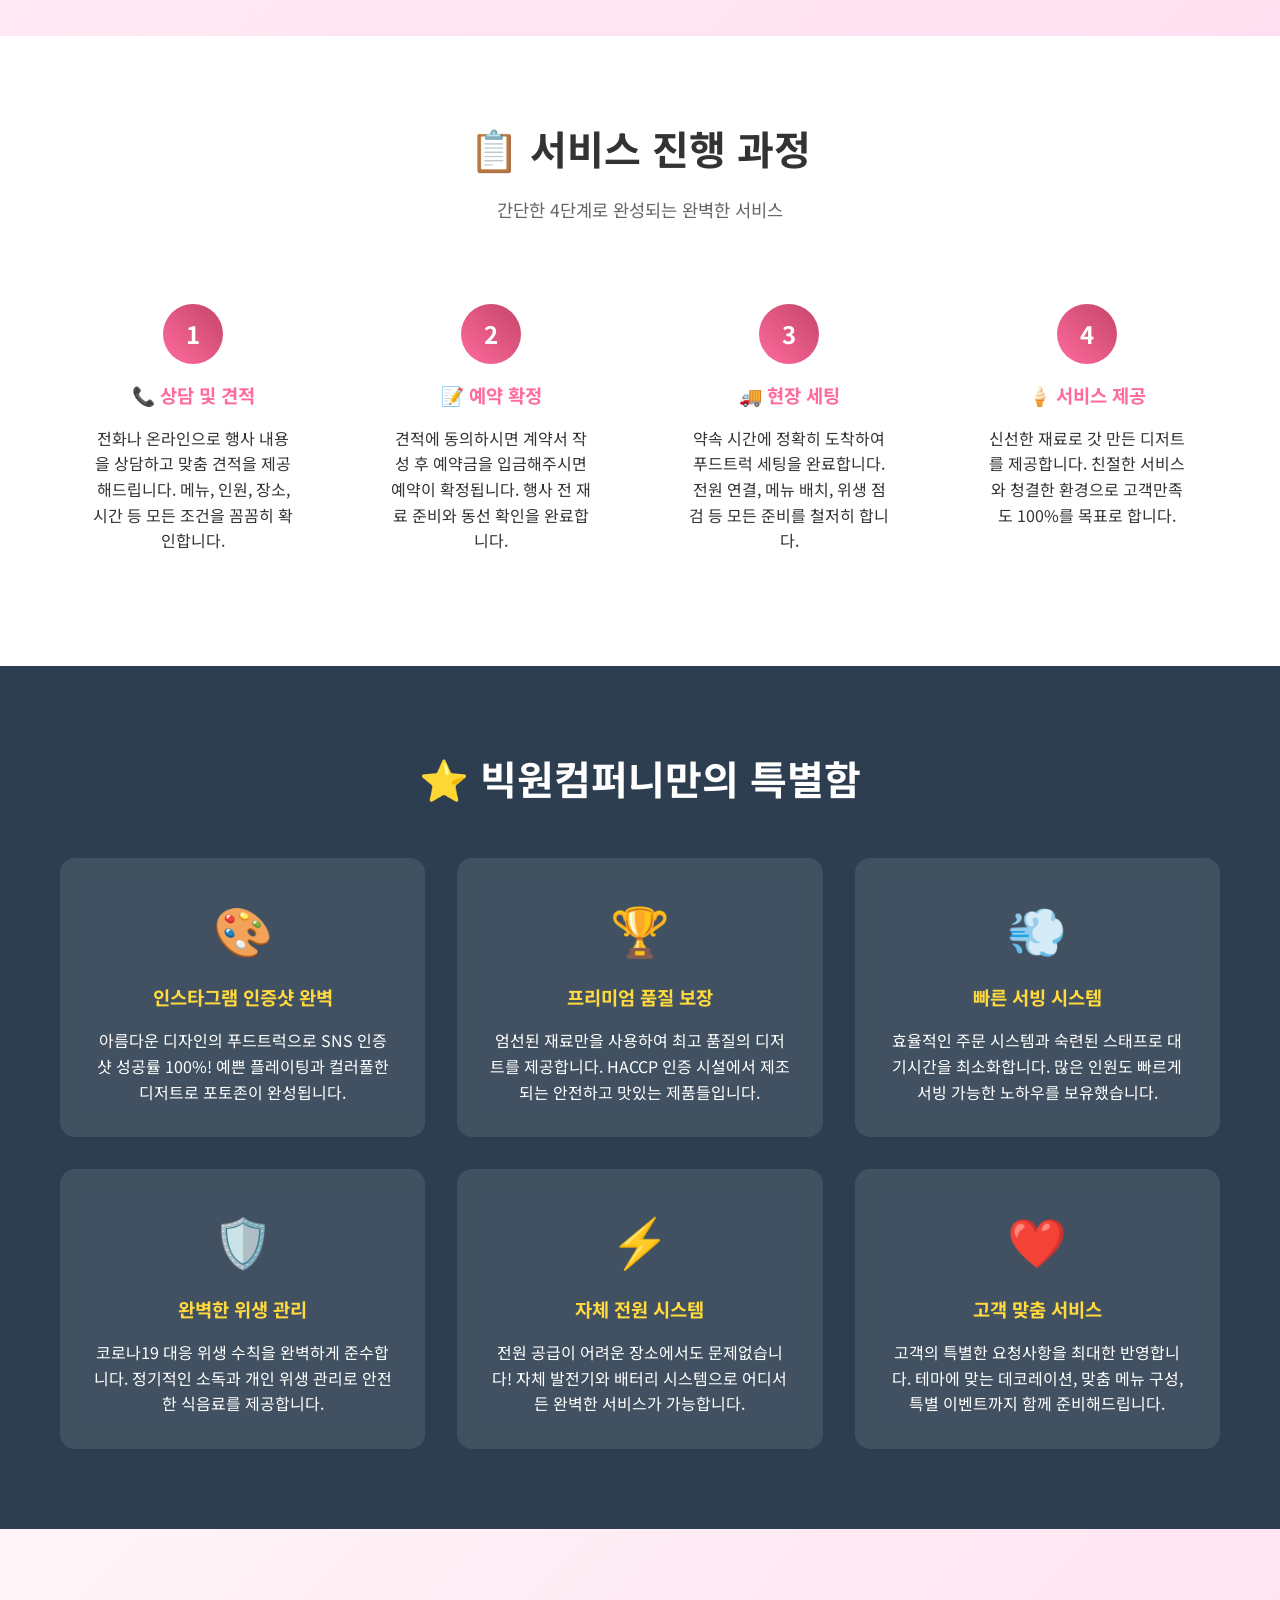
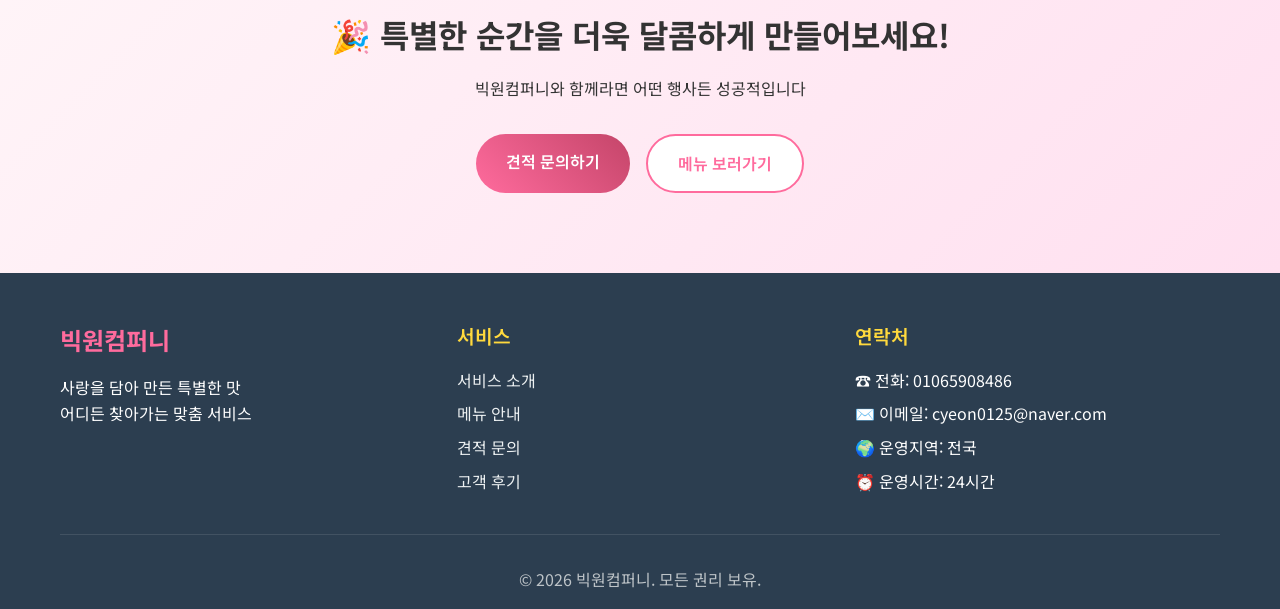
<file: services.html>
<!DOCTYPE html>
<html lang="ko">
<head>
    <meta charset="UTF-8">
    <meta name="viewport" content="width=device-width, initial-scale=1.0">
    <title>서비스 소개 | 빅원컴퍼니</title>
    <link rel="stylesheet" href="styles/main.css">
    <link rel="stylesheet" href="styles/mobile-responsive.css">
    <link href="https://fonts.googleapis.com/css2?family=Noto+Sans+KR:wght@300;400;500;700&display=swap" rel="stylesheet">
    <link href="https://cdnjs.cloudflare.com/ajax/libs/font-awesome/6.0.0/css/all.min.css" rel="stylesheet">
</head>
<body>
    <!-- 네비게이션 -->
    <nav class="navbar">
        <div class="container">
            <div class="nav-brand">
                <h1 class="logo">빅원컴퍼니</h1>
                <a href="tel:010-6590-8486" class="nav-phone">
                    <i class="fas fa-phone"></i>
                    <span>010-6590-8486</span>
                </a>
            </div>
            <ul class="nav-menu">
                <li><a href="index.html">홈</a></li>
                <li><a href="services.html" class="active">서비스 소개</a></li>
                <li><a href="menu.html">메뉴 안내</a></li>
                <li><a href="reviews.html">후기</a></li>
            </ul>
            <div class="mobile-menu-toggle">
                <span></span>
                <span></span>
                <span></span>
            </div>
        </div>
    </nav>

    <!-- 페이지 헤더 -->
    <section class="page-header">
        <div class="container">
            <h1>🍦 서비스 소개</h1>
            <p>빅원컴퍼니가 제공하는 전국 푸드트럭 서비스를 만나보세요</p>
        </div>
    </section>

    <main>
        <!-- 서비스 개요 -->
        <section class="service-overview">
            <div class="container">
                <div class="overview-grid">
                    <div class="overview-text">
                        <h2>❤️ 전국 어디든 찾아가는 푸드트럭</h2>
                        <p>빅원컴퍼니는 간식차, 커피차, 밥차로 전국 어디든 달려갑니다. 기업행사부터 연예인서포트, 군부대 위문까지 고품질 음식과 음료로 특별한 순간을 더욱 맛있게 만들어드립니다.</p>
                        
                        <div class="service-features">
                            <div class="feature-item">
                                <span class="feature-icon">🍢</span>
                                <span>간식차 서비스</span>
                            </div>
                            <div class="feature-item">
                                <span class="feature-icon">☕</span>
                                <span>커피차 서비스</span>
                            </div>
                            <div class="feature-item">
                                <span class="feature-icon">🍚</span>
                                <span>밥차 서비스</span>
                            </div>
                            <div class="feature-item">
                                <span class="feature-icon">🕒</span>
                                <span>24시간 운영</span>
                            </div>
                        </div>
                    </div>
                    <div class="overview-image">
                        <img src="images/foodtruck2.jpg" alt="빅원컴퍼니 서비스">
                    </div>
                </div>
            </div>
        </section>

        <!-- 서비스 유형 -->
        <section class="service-types">
            <div class="container">
                <h2>🎯 기업행사, 지역축제, 연예인서포트, 군부대, 골프장</h2>
                
                <div class="services-grid">
                    <!-- 대학교 행사 -->
                    <div class="service-type-card">
                        <div class="service-icon-large">🎓</div>
                        <h3>대학교 행사</h3>
                        <div class="service-details">
                            <ul>
                                <li>축제 및 체육대회</li>
                                <li>MT 및 동아리 행사</li>
                                <li>졸업식 및 입학식</li>
                                <li>학과 행사 및 세미나</li>
                            </ul>
                            <p class="service-description">
                                젊은 에너지가 넘치는 대학 현장에서 학생들이 가장 사랑하는 디저트를 제공합니다. 
                                합리적인 가격과 SNS 인증샷에 완벽한 비주얼까지!
                            </p>
                        </div>
                        <div class="service-benefits">
                            <span class="benefit">학생 할인 적용</span>
                            <span class="benefit">대용량 주문 가능</span>
                            <span class="benefit">포토존 제공</span>
                        </div>
                    </div>

                    <!-- 군부대 위문 -->
                    <div class="service-type-card">
                        <div class="service-icon-large">🪖</div>
                        <h3>군부대 위문</h3>
                        <div class="service-details">
                            <ul>
                                <li>부대 내 특별 이벤트</li>
                                <li>위문 공연 지원</li>
                                <li>훈련소 면회 지원</li>
                                <li>부대 축제 참여</li>
                            </ul>
                            <p class="service-description">
                                고생하는 장병들에게 달콤한 위로를 전달합니다. 
                                까다로운 부대 출입 절차도 저희가 모두 준비해드립니다.
                            </p>
                        </div>
                        <div class="service-benefits">
                            <span class="benefit">보안 절차 완비</span>
                            <span class="benefit">대량 주문 할인</span>
                            <span class="benefit">위생 관리 철저</span>
                        </div>
                    </div>

                    <!-- 기업 행사 -->
                    <div class="service-type-card">
                        <div class="service-icon-large">🏢</div>
                        <h3>기업 행사</h3>
                        <div class="service-details">
                            <ul>
                                <li>사내 축제 및 워크샵</li>
                                <li>신제품 런칭 이벤트</li>
                                <li>고객 감사 행사</li>
                                <li>팀 빌딩 활동</li>
                            </ul>
                            <p class="service-description">
                                프로페셔널한 기업 행사에 특별함을 더해드립니다. 
                                브랜딩부터 서비스까지 완벽한 퀄리티로 준비합니다.
                            </p>
                        </div>
                        <div class="service-benefits">
                            <span class="benefit">맞춤 브랜딩</span>
                            <span class="benefit">법인 결제</span>
                            <span class="benefit">정확한 시간 준수</span>
                        </div>
                    </div>

                    <!-- 건설 현장 -->
                    <div class="service-type-card">
                        <div class="service-icon-large">👷</div>
                        <h3>건설 현장 위문</h3>
                        <div class="service-details">
                            <ul>
                                <li>아파트 건설 현장</li>
                                <li>대형 공사 현장</li>
                                <li>작업자 위문 서비스</li>
                                <li>현장 안전 행사</li>
                            </ul>
                            <p class="service-description">
                                힘들게 일하는 건설 작업자들에게 따뜻한 위로를 전해드립니다. 
                                안전하고 위생적인 서비스로 현장의 활력을 더해드려요.
                            </p>
                        </div>
                        <div class="service-benefits">
                            <span class="benefit">현장 안전 준수</span>
                            <span class="benefit">대량 주문 가능</span>
                            <span class="benefit">작업자 할인</span>
                        </div>
                    </div>

                    <!-- 축제 및 이벤트 -->
                    <div class="service-type-card">
                        <div class="service-icon-large">🎪</div>
                        <h3>축제 및 이벤트</h3>
                        <div class="service-details">
                            <ul>
                                <li>지역 축제 참여</li>
                                <li>콘서트 및 공연</li>
                                <li>스포츠 경기장</li>
                                <li>야외 페스티벌</li>
                            </ul>
                            <p class="service-description">
                                활기찬 축제 현장에서 더욱 즐거운 추억을 만들어드립니다. 
                                긴 줄을 서더라도 기다릴 만한 가치있는 맛!
                            </p>
                        </div>
                        <div class="service-benefits">
                            <span class="benefit">빠른 서빙</span>
                            <span class="benefit">야외 운영 전문</span>
                            <span class="benefit">날씨 대응 완벽</span>
                        </div>
                    </div>

                    <!-- 교회 및 종교 행사 -->
                    <div class="service-type-card">
                        <div class="service-icon-large">⛪</div>
                        <h3>교회 및 종교 행사</h3>
                        <div class="service-details">
                            <ul>
                                <li>교회 바ザ회</li>
                                <li>수련회 및 캠프</li>
                                <li>창립 기념일</li>
                                <li>청년부 행사</li>
                            </ul>
                            <p class="service-description">
                                따뜻한 공동체의 특별한 날을 달콤하게 채워드립니다. 
                                모든 연령대가 함께 즐길 수 있는 건전한 디저트를 제공합니다.
                            </p>
                        </div>
                        <div class="service-benefits">
                            <span class="benefit">가족 친화적</span>
                            <span class="benefit">할인 혜택</span>
                            <span class="benefit">깨끗한 운영</span>
                        </div>
                    </div>

                    <!-- 개인 행사 -->
                    <div class="service-type-card">
                        <div class="service-icon-large">🎂</div>
                        <h3>개인 파티 및 특별한 날</h3>
                        <div class="service-details">
                            <ul>
                                <li>생일 파티 및 돌잔치</li>
                                <li>결혼식 및 피로연</li>
                                <li>집들이 및 이사 축하</li>
                                <li>아기 성별 공개 파티</li>
                            </ul>
                            <p class="service-description">
                                인생의 소중한 순간들을 더욱 달콤하게 만들어드립니다. 
                                맞춤형 디저트로 잊지 못할 추억을 선사합니다.
                            </p>
                        </div>
                        <div class="service-benefits">
                            <span class="benefit">개인 맞춤 서비스</span>
                            <span class="benefit">소규모 파티 최적</span>
                            <span class="benefit">특별 데코레이션</span>
                        </div>
                    </div>
                </div>
            </div>
        </section>

        <!-- 서비스 프로세스 -->
        <section class="service-process">
            <div class="container">
                <h2>📋 서비스 진행 과정</h2>
                <p class="section-subtitle">간단한 4단계로 완성되는 완벽한 서비스</p>
                
                <div class="process-steps">
                    <div class="process-step">
                        <div class="step-number">1</div>
                        <div class="step-content">
                            <h3>📞 상담 및 견적</h3>
                            <p>전화나 온라인으로 행사 내용을 상담하고 맞춤 견적을 제공해드립니다. 메뉴, 인원, 장소, 시간 등 모든 조건을 꼼꼼히 확인합니다.</p>
                        </div>
                    </div>
                    
                    <div class="process-step">
                        <div class="step-number">2</div>
                        <div class="step-content">
                            <h3>📝 예약 확정</h3>
                            <p>견적에 동의하시면 계약서 작성 후 예약금을 입금해주시면 예약이 확정됩니다. 행사 전 재료 준비와 동선 확인을 완료합니다.</p>
                        </div>
                    </div>
                    
                    <div class="process-step">
                        <div class="step-number">3</div>
                        <div class="step-content">
                            <h3>🚚 현장 세팅</h3>
                            <p>약속 시간에 정확히 도착하여 푸드트럭 세팅을 완료합니다. 전원 연결, 메뉴 배치, 위생 점검 등 모든 준비를 철저히 합니다.</p>
                        </div>
                    </div>
                    
                    <div class="process-step">
                        <div class="step-number">4</div>
                        <div class="step-content">
                            <h3>🍦 서비스 제공</h3>
                            <p>신선한 재료로 갓 만든 디저트를 제공합니다. 친절한 서비스와 청결한 환경으로 고객만족도 100%를 목표로 합니다.</p>
                        </div>
                    </div>
                </div>
            </div>
        </section>

        <!-- 서비스 특징 -->
        <section class="service-advantages">
            <div class="container">
                <h2>⭐ 빅원컴퍼니만의 특별함</h2>
                
                <div class="advantages-grid">
                    <div class="advantage-item">
                        <div class="advantage-icon">🎨</div>
                        <h3>인스타그램 인증샷 완벽</h3>
                        <p>아름다운 디자인의 푸드트럭으로 SNS 인증샷 성공률 100%! 예쁜 플레이팅과 컬러풀한 디저트로 포토존이 완성됩니다.</p>
                    </div>
                    
                    <div class="advantage-item">
                        <div class="advantage-icon">🏆</div>
                        <h3>프리미엄 품질 보장</h3>
                        <p>엄선된 재료만을 사용하여 최고 품질의 디저트를 제공합니다. HACCP 인증 시설에서 제조되는 안전하고 맛있는 제품들입니다.</p>
                    </div>
                    
                    <div class="advantage-item">
                        <div class="advantage-icon">💨</div>
                        <h3>빠른 서빙 시스템</h3>
                        <p>효율적인 주문 시스템과 숙련된 스태프로 대기시간을 최소화합니다. 많은 인원도 빠르게 서빙 가능한 노하우를 보유했습니다.</p>
                    </div>
                    
                    <div class="advantage-item">
                        <div class="advantage-icon">🛡️</div>
                        <h3>완벽한 위생 관리</h3>
                        <p>코로나19 대응 위생 수칙을 완벽하게 준수합니다. 정기적인 소독과 개인 위생 관리로 안전한 식음료를 제공합니다.</p>
                    </div>
                    
                    <div class="advantage-item">
                        <div class="advantage-icon">⚡</div>
                        <h3>자체 전원 시스템</h3>
                        <p>전원 공급이 어려운 장소에서도 문제없습니다! 자체 발전기와 배터리 시스템으로 어디서든 완벽한 서비스가 가능합니다.</p>
                    </div>
                    
                    <div class="advantage-item">
                        <div class="advantage-icon">❤️</div>
                        <h3>고객 맞춤 서비스</h3>
                        <p>고객의 특별한 요청사항을 최대한 반영합니다. 테마에 맞는 데코레이션, 맞춤 메뉴 구성, 특별 이벤트까지 함께 준비해드립니다.</p>
                    </div>
                </div>
            </div>
        </section>

        <!-- CTA 섹션 -->
        <section class="service-cta">
            <div class="container">
                <div class="cta-content">
                    <h2>🎉 특별한 순간을 더욱 달콤하게 만들어보세요!</h2>
                    <p>빅원컴퍼니와 함께라면 어떤 행사든 성공적입니다</p>
                    <div class="cta-buttons">
                        <a href="index.html#quote" class="btn-primary">견적 문의하기</a>
                        <a href="menu.html" class="btn-secondary">메뉴 보러가기</a>
                    </div>
                </div>
            </div>
        </section>
    </main>

    <!-- 푸터 -->
    <footer class="footer">
        <div class="container">
            <div class="footer-content">
                <div class="footer-section">
                    <h3>빅원컴퍼니</h3>
                    <p>사랑을 담아 만든 특별한 맛<br>어디든 찾아가는 맞춤 서비스</p>
                </div>
                <div class="footer-section">
                    <h4>서비스</h4>
                    <ul>
                        <li><a href="services.html">서비스 소개</a></li>
                        <li><a href="menu.html">메뉴 안내</a></li>
                        <li><a href="index.html#quote">견적 문의</a></li>
                        <li><a href="reviews.html">고객 후기</a></li>
                    </ul>
                </div>
                <div class="footer-section">
                    <h4>연락처</h4>
                    <ul>
                        <li>☎️ 전화: 01065908486</li>
                        <li>✉️ 이메일: cyeon0125@naver.com</li>
                        <li>🌍 운영지역: 전국</li>
                        <li>⏰ 운영시간: 24시간</li>
                    </ul>
                </div>
            </div>
            <div class="footer-bottom">
                <p>&copy; 2026 빅원컴퍼니. 모든 권리 보유.</p>
            </div>
        </div>
    </footer>

    <script src="scripts/main.js"></script>
    
    <style>
        /* 페이지별 스타일 */
        .page-header {
            background: linear-gradient(135deg, #ff6b9d, #c44569);
            color: white;
            padding: 120px 0 60px;
            margin-top: 70px;
            text-align: center;
        }

        .page-header h1 {
            font-size: 2.5rem;
            font-weight: 700;
            margin-bottom: 1rem;
        }

        .service-overview {
            padding: 80px 0;
            background: white;
        }

        .overview-grid {
            display: grid;
            grid-template-columns: 1fr 1fr;
            gap: 3rem;
            align-items: center;
        }

        .overview-text h2 {
            font-size: 2rem;
            color: #333;
            margin-bottom: 1.5rem;
        }

        .service-features {
            display: grid;
            grid-template-columns: 1fr 1fr;
            gap: 1rem;
            margin-top: 2rem;
        }

        .feature-item {
            display: flex;
            align-items: center;
            gap: 0.5rem;
            font-weight: 500;
        }

        .feature-icon {
            font-size: 1.2rem;
        }

        .overview-image img {
            width: 100%;
            border-radius: 20px;
            box-shadow: 0 20px 60px rgba(0,0,0,0.1);
        }

        .service-types {
            padding: 80px 0;
            background: linear-gradient(135deg, #fff5f8 0%, #ffe0f0 100%);
        }

        .service-types h2 {
            text-align: center;
            font-size: 2.5rem;
            margin-bottom: 3rem;
            color: #333;
        }

        .services-grid {
            display: grid;
            grid-template-columns: repeat(auto-fit, minmax(350px, 1fr));
            gap: 2rem;
        }

        .service-type-card {
            background: white;
            border-radius: 20px;
            padding: 2rem;
            box-shadow: 0 10px 30px rgba(0,0,0,0.1);
            transition: all 0.3s ease;
        }

        .service-type-card:hover {
            transform: translateY(-5px);
            box-shadow: 0 20px 50px rgba(0,0,0,0.15);
        }

        .service-icon-large {
            font-size: 3rem;
            text-align: center;
            margin-bottom: 1rem;
        }

        .service-type-card h3 {
            font-size: 1.5rem;
            color: #ff6b9d;
            text-align: center;
            margin-bottom: 1.5rem;
        }

        .service-details ul {
            list-style: none;
            margin-bottom: 1rem;
        }

        .service-details ul li {
            padding: 0.3rem 0;
            padding-left: 1rem;
            position: relative;
        }

        .service-details ul li::before {
            content: "•";
            color: #ff6b9d;
            font-weight: bold;
            position: absolute;
            left: 0;
        }

        .service-benefits {
            display: flex;
            flex-wrap: wrap;
            gap: 0.5rem;
            margin-top: 1rem;
        }

        .benefit {
            background: #ff6b9d;
            color: white;
            padding: 0.3rem 0.8rem;
            border-radius: 15px;
            font-size: 0.8rem;
            font-weight: 500;
        }

        .service-process {
            padding: 80px 0;
            background: white;
        }

        .service-process h2 {
            text-align: center;
            font-size: 2.5rem;
            margin-bottom: 1rem;
            color: #333;
        }

        .process-steps {
            display: grid;
            grid-template-columns: repeat(auto-fit, minmax(250px, 1fr));
            gap: 2rem;
            margin-top: 3rem;
        }

        .process-step {
            text-align: center;
            padding: 2rem;
        }

        .step-number {
            width: 60px;
            height: 60px;
            background: linear-gradient(45deg, #ff6b9d, #c44569);
            color: white;
            border-radius: 50%;
            display: flex;
            align-items: center;
            justify-content: center;
            font-size: 1.5rem;
            font-weight: bold;
            margin: 0 auto 1rem;
        }

        .step-content h3 {
            color: #ff6b9d;
            margin-bottom: 1rem;
        }

        .service-advantages {
            padding: 80px 0;
            background: #2c3e50;
            color: white;
        }

        .service-advantages h2 {
            text-align: center;
            color: white;
            font-size: 2.5rem;
            margin-bottom: 3rem;
        }

        .advantages-grid {
            display: grid;
            grid-template-columns: repeat(auto-fit, minmax(300px, 1fr));
            gap: 2rem;
        }

        .advantage-item {
            text-align: center;
            padding: 2rem;
            background: rgba(255,255,255,0.1);
            border-radius: 15px;
            backdrop-filter: blur(10px);
        }

        .advantage-icon {
            font-size: 3rem;
            margin-bottom: 1rem;
        }

        .advantage-item h3 {
            color: #ffd93d;
            margin-bottom: 1rem;
        }

        .service-cta {
            padding: 80px 0;
            background: linear-gradient(135deg, #fff5f8 0%, #ffe0f0 100%);
            text-align: center;
        }

        .cta-content h2 {
            font-size: 2rem;
            color: #333;
            margin-bottom: 1rem;
        }

        .cta-buttons {
            display: flex;
            gap: 1rem;
            justify-content: center;
            margin-top: 2rem;
        }

        .btn-primary, .btn-secondary {
            padding: 15px 30px;
            border-radius: 50px;
            text-decoration: none;
            font-weight: 600;
            transition: all 0.3s ease;
        }

        .btn-primary {
            background: linear-gradient(45deg, #ff6b9d, #c44569);
            color: white;
        }

        .btn-secondary {
            background: white;
            color: #ff6b9d;
            border: 2px solid #ff6b9d;
        }

        .btn-primary:hover {
            transform: translateY(-3px);
            box-shadow: 0 15px 40px rgba(255, 107, 157, 0.4);
        }

        .btn-secondary:hover {
            background: #ff6b9d;
            color: white;
        }

        @media (max-width: 768px) {
            .overview-grid {
                grid-template-columns: 1fr;
                gap: 2rem;
            }

            .process-steps {
                grid-template-columns: 1fr;
            }

            .cta-buttons {
                flex-direction: column;
                align-items: center;
            }

            .service-features {
                grid-template-columns: 1fr;
            }
        }
    </style>
    
    <script>
        // 모바일 메뉴 토글 기능
        document.addEventListener('DOMContentLoaded', function() {
            const mobileToggle = document.querySelector('.mobile-menu-toggle');
            const navMenu = document.querySelector('.nav-menu');
            
            if (mobileToggle && navMenu) {
                mobileToggle.addEventListener('click', function() {
                    mobileToggle.classList.toggle('active');
                    navMenu.classList.toggle('active');
                });

                // 메뉴 항목 클릭 시 메뉴 닫기
                const navLinks = document.querySelectorAll('.nav-menu a');
                navLinks.forEach(link => {
                    link.addEventListener('click', () => {
                        mobileToggle.classList.remove('active');
                        navMenu.classList.remove('active');
                    });
                });

                // 외부 클릭 시 메뉴 닫기
                document.addEventListener('click', function(e) {
                    if (!mobileToggle.contains(e.target) && !navMenu.contains(e.target)) {
                        mobileToggle.classList.remove('active');
                        navMenu.classList.remove('active');
                    }
                });
            }
        });
    </script>
</body>
</html>
</file>
<file: styles/main.css>
/* 기본 설정 */
* {
    margin: 0;
    padding: 0;
    box-sizing: border-box;
}

body {
    font-family: 'Noto Sans KR', -apple-system, BlinkMacSystemFont, 'Segoe UI', sans-serif;
    line-height: 1.6;
    color: #333;
    background-color: #fff;
}

.container {
    max-width: 1200px;
    margin: 0 auto;
    padding: 0 20px;
}

/* 슬라이더 이미지 합성 */
.slide-image-composite {
    width: 100%;
    height: 100%;
    display: flex;
    overflow: hidden;
}

.slide-image-composite img {
    transition: all 0.3s ease;
}

.slide-image-composite:hover img:first-child {
    filter: brightness(1.1);
}

.slide-image-composite:hover img:last-child {
    filter: brightness(1.1);
}

/* 네비게이션 */
.navbar {
    background: rgba(255, 255, 255, 0.95);
    backdrop-filter: blur(10px);
    box-shadow: 0 2px 20px rgba(0,0,0,0.1);
    position: fixed;
    top: 0;
    width: 100%;
    z-index: 1000;
    transition: all 0.3s ease;
}

.navbar .container {
    display: flex;
    justify-content: space-between;
    align-items: center;
    padding: 15px 20px;
}

.logo {
    font-size: 1.5rem;
    font-weight: 700;
    color: #ff6b9d;
    text-decoration: none;
}

.nav-menu {
    display: flex;
    list-style: none;
    gap: 2rem;
}

.nav-menu a {
    text-decoration: none;
    color: #333;
    font-weight: 500;
    font-size: 1rem;
    transition: all 0.3s ease;
    position: relative;
    padding: 8px 12px;
}

.nav-menu a:hover,
.nav-menu a.active {
    color: #ff6b9d;
}

.nav-menu a::after {
    content: '';
    position: absolute;
    bottom: -5px;
    left: 50%;
    width: 0;
    height: 2px;
    background: linear-gradient(45deg, #ff6b9d, #c44569);
    transition: all 0.3s ease;
    transform: translateX(-50%);
}

.nav-menu a:hover::after,
.nav-menu a.active::after {
    width: 100%;
}

.mobile-menu-toggle {
    display: none;
    flex-direction: column;
    cursor: pointer;
}

.mobile-menu-toggle span {
    width: 25px;
    height: 3px;
    background: #333;
    margin: 3px 0;
    transition: 0.3s;
}

/* 메인 슬라이더 */
.hero-slider {
    position: relative;
    height: 100vh;
    overflow: hidden;
    margin-top: 70px;
}

.slider-container {
    position: relative;
    width: 100%;
    height: 100%;
}

.slide {
    position: absolute;
    top: 0;
    left: 0;
    width: 100%;
    height: 100%;
    opacity: 0;
    transition: opacity 1s ease-in-out;
}

.slide.active {
    opacity: 1;
}

.slide img {
    width: 100%;
    height: 100%;
    object-fit: cover;
    object-position: center;
}

.slide-content {
    position: absolute;
    top: 50%;
    left: 50%;
    transform: translate(-50%, -50%);
    text-align: center;
    color: white;
    z-index: 2;
    background: rgba(0, 0, 0, 0.4);
    padding: 3rem;
    border-radius: 20px;
    backdrop-filter: blur(5px);
}

.slide-content h1 {
    font-size: 3rem;
    font-weight: 700;
    margin-bottom: 1rem;
    text-shadow: 2px 2px 4px rgba(0,0,0,0.3);
    background: linear-gradient(45deg, #ff6b9d, #ffd93d);
    -webkit-background-clip: text;
    -webkit-text-fill-color: transparent;
    background-clip: text;
}

.slide-content p {
    font-size: 1.3rem;
    font-weight: 400;
    text-shadow: 1px 1px 2px rgba(0,0,0,0.3);
}

/* 슬라이더 네비게이션 */
.slider-nav {
    position: absolute;
    top: 50%;
    width: 100%;
    display: flex;
    justify-content: space-between;
    padding: 0 30px;
    z-index: 3;
}

.slider-nav button {
    background: rgba(255, 107, 157, 0.8);
    border: none;
    color: white;
    width: 50px;
    height: 50px;
    border-radius: 50%;
    font-size: 1.5rem;
    cursor: pointer;
    transition: all 0.3s ease;
    box-shadow: 0 4px 15px rgba(0,0,0,0.2);
}

.slider-nav button:hover {
    background: #ff6b9d;
    transform: scale(1.1);
}

.slider-dots {
    position: absolute;
    bottom: 30px;
    left: 50%;
    transform: translateX(-50%);
    display: flex;
    gap: 10px;
    z-index: 3;
}

.dot {
    width: 12px;
    height: 12px;
    border-radius: 50%;
    background: rgba(255, 255, 255, 0.5);
    cursor: pointer;
    transition: all 0.3s ease;
}

.dot.active {
    background: #ff6b9d;
    transform: scale(1.2);
}

/* 갤러리 섹션 */
.gallery-section {
    padding: 100px 0;
    background: linear-gradient(135deg, #fff5f8 0%, #ffe0f0 100%);
}

.gallery-section h2 {
    text-align: center;
    font-size: 2.5rem;
    font-weight: 700;
    color: #333;
    margin-bottom: 1rem;
}

.section-subtitle {
    text-align: center;
    font-size: 1.1rem;
    color: #666;
    margin-bottom: 3rem;
}

.photo-gallery {
    display: grid;
    grid-template-columns: repeat(auto-fit, minmax(280px, 1fr));
    gap: 2rem;
    margin-top: 3rem;
}

.gallery-item {
    position: relative;
    border-radius: 20px;
    overflow: hidden;
    box-shadow: 0 10px 30px rgba(255, 107, 157, 0.2);
    transition: all 0.3s ease;
    background: white;
}

.gallery-item:hover {
    transform: translateY(-10px);
    box-shadow: 0 20px 50px rgba(255, 107, 157, 0.3);
}

.gallery-item img {
    width: 100%;
    height: 250px;
    object-fit: cover;
    transition: transform 0.3s ease;
}

.gallery-item:hover img {
    transform: scale(1.05);
}

.gallery-overlay {
    position: absolute;
    bottom: 0;
    left: 0;
    right: 0;
    background: linear-gradient(transparent, rgba(0,0,0,0.8));
    color: white;
    padding: 2rem;
    transform: translateY(100%);
    transition: transform 0.3s ease;
}

.gallery-item:hover .gallery-overlay {
    transform: translateY(0);
}

.gallery-overlay h3 {
    font-size: 1.2rem;
    font-weight: 600;
    margin-bottom: 0.5rem;
}

/* 서비스 하이라이트 섹션 */
.services-highlight {
    padding: 100px 0;
    background: #2c3e50;
    color: white;
}

.services-highlight h2 {
    text-align: center;
    font-size: 2.5rem;
    font-weight: 700;
    margin-bottom: 3rem;
    color: white;
}

.services-grid {
    display: grid;
    grid-template-columns: repeat(auto-fit, minmax(250px, 1fr));
    gap: 2rem;
}

.service-card {
    background: rgba(255, 255, 255, 0.1);
    backdrop-filter: blur(10px);
    border-radius: 20px;
    padding: 2.5rem;
    text-align: center;
    transition: all 0.3s ease;
    border: 1px solid rgba(255, 255, 255, 0.2);
}

.service-card:hover {
    transform: translateY(-10px);
    background: rgba(255, 107, 157, 0.2);
    border-color: rgba(255, 107, 157, 0.5);
}

.service-icon {
    font-size: 3rem;
    margin-bottom: 1rem;
    display: block;
}

.service-card h3 {
    font-size: 1.5rem;
    font-weight: 600;
    margin-bottom: 1rem;
    color: #ff6b9d;
}

.service-card p {
    font-size: 1rem;
    line-height: 1.6;
    margin-bottom: 1.5rem;
    opacity: 0.9;
}

.service-link {
    display: inline-block;
    color: #ff6b9d;
    text-decoration: none;
    font-weight: 600;
    transition: all 0.3s ease;
}

.service-link:hover {
    color: #ffd93d;
    transform: translateX(5px);
}

/* 견적 문의 섹션 */
.quote-section {
    padding: 100px 0;
    background: linear-gradient(135deg, #fff5f8 0%, #ffe0f0 100%);
}

.quote-section h2 {
    text-align: center;
    font-size: 2.5rem;
    font-weight: 700;
    color: #333;
    margin-bottom: 1rem;
}

.quote-form {
    max-width: 800px;
    margin: 0 auto;
    background: white;
    padding: 3rem;
    border-radius: 20px;
    box-shadow: 0 20px 60px rgba(255, 107, 157, 0.1);
}

.form-row {
    display: grid;
    grid-template-columns: 1fr 1fr;
    gap: 2rem;
    margin-bottom: 1.5rem;
}

.form-group {
    margin-bottom: 1.5rem;
}

.form-group label {
    display: block;
    font-weight: 600;
    margin-bottom: 0.5rem;
    color: #333;
    font-size: 1rem;
}

.form-group input,
.form-group select,
.form-group textarea {
    width: 100%;
    padding: 12px 15px;
    border: 2px solid #e1e8ed;
    border-radius: 10px;
    font-size: 1rem;
    font-family: inherit;
    transition: all 0.3s ease;
    background: #fafafa;
}

.form-group input:focus,
.form-group select:focus,
.form-group textarea:focus {
    outline: none;
    border-color: #ff6b9d;
    background: white;
    box-shadow: 0 0 15px rgba(255, 107, 157, 0.1);
}

.checkbox-group {
    display: flex;
    flex-direction: column;
    gap: 0.8rem;
}

.checkbox-label {
    display: flex;
    align-items: center;
    gap: 0.5rem;
    font-weight: 400;
    cursor: pointer;
    padding: 10px;
    border-radius: 8px;
    transition: background-color 0.3s ease;
}

.checkbox-label:hover {
    background: rgba(255, 107, 157, 0.05);
}

.checkbox-label input[type="checkbox"] {
    width: auto;
    margin: 0;
}

.form-submit {
    text-align: center;
    margin-top: 2rem;
}

.submit-btn {
    background: linear-gradient(45deg, #ff6b9d, #c44569);
    color: white;
    border: none;
    padding: 15px 40px;
    font-size: 1.1rem;
    font-weight: 600;
    border-radius: 50px;
    cursor: pointer;
    transition: all 0.3s ease;
    box-shadow: 0 8px 25px rgba(255, 107, 157, 0.3);
}

.submit-btn:hover {
    transform: translateY(-3px);
    box-shadow: 0 15px 40px rgba(255, 107, 157, 0.4);
}

.form-note {
    margin-top: 1rem;
    font-size: 0.9rem;
    color: #666;
    font-style: italic;
}

/* 푸터 */
.footer {
    background: #2c3e50;
    color: white;
    padding: 3rem 0 1rem;
}

.footer-content {
    display: grid;
    grid-template-columns: repeat(auto-fit, minmax(250px, 1fr));
    gap: 2rem;
    margin-bottom: 2rem;
}

.footer-section h3 {
    font-size: 1.5rem;
    font-weight: 700;
    margin-bottom: 1rem;
    color: #ff6b9d;
}

.footer-section h4 {
    font-size: 1.2rem;
    font-weight: 600;
    margin-bottom: 1rem;
    color: #ffd93d;
}

.footer-section ul {
    list-style: none;
}

.footer-section ul li {
    margin-bottom: 0.5rem;
}

.footer-section ul li a {
    color: #ecf0f1;
    text-decoration: none;
    transition: color 0.3s ease;
}

.footer-section ul li a:hover {
    color: #ff6b9d;
}

.footer-bottom {
    text-align: center;
    padding-top: 2rem;
    border-top: 1px solid rgba(255, 255, 255, 0.1);
    color: #bdc3c7;
}

/* 반응형 디자인 */
@media (max-width: 768px) {
    .nav-menu {
        display: none;
    }
    
    .mobile-menu-toggle {
        display: flex;
    }
    
    .slide-content h1 {
        font-size: 2rem;
    }
    
    .slide-content p {
        font-size: 1.1rem;
    }
    
    .slide-content {
        padding: 2rem;
    }
    
    .form-row {
        grid-template-columns: 1fr;
        gap: 0;
    }
    
    .services-grid {
        grid-template-columns: 1fr;
    }
    
    .photo-gallery {
        grid-template-columns: 1fr;
    }
    
    .gallery-section h2,
    .quote-section h2,
    .services-highlight h2 {
        font-size: 2rem;
    }
    
    .quote-form {
        padding: 2rem;
    }
    
    .footer-content {
        grid-template-columns: 1fr;
        text-align: center;
    }
}

@media (max-width: 480px) {
    .hero-slider {
        height: 70vh;
    }
    
    .slide-content h1 {
        font-size: 1.5rem;
    }
    
    .gallery-section,
    .services-highlight,
    .quote-section {
        padding: 60px 0;
    }
    
    .slider-nav {
        padding: 0 15px;
    }
    
    .slider-nav button {
        width: 40px;
        height: 40px;
        font-size: 1.2rem;
    }
}

/* 애니메이션 */
@keyframes fadeInUp {
    from {
        opacity: 0;
        transform: translateY(30px);
    }
    to {
        opacity: 1;
        transform: translateY(0);
    }
}

.gallery-item,
.service-card {
    animation: fadeInUp 0.6s ease forwards;
}

/* 스크롤바 커스터마이징 */
::-webkit-scrollbar {
    width: 10px;
}

::-webkit-scrollbar-track {
    background: #f1f1f1;
}

::-webkit-scrollbar-thumb {
    background: linear-gradient(45deg, #ff6b9d, #c44569);
    border-radius: 5px;
}

::-webkit-scrollbar-thumb:hover {
    background: linear-gradient(45deg, #c44569, #ff6b9d);
}
</file>
<file: styles/mobile-responsive.css>
/* 最小化移动端修复 - 只修复电话号码显示 */

/* 这个文件只做最必要的修改，不破坏任何原有样式 */

/* 移动端电话号码显示修复 */
@media (max-width: 768px) {
    .nav-phone span {
        display: inline !important;
    }
}

/* 超小屏幕电话号码显示 */
@media (max-width: 480px) {
    .nav-phone span {
        display: inline !important;
    }
}
</file>
